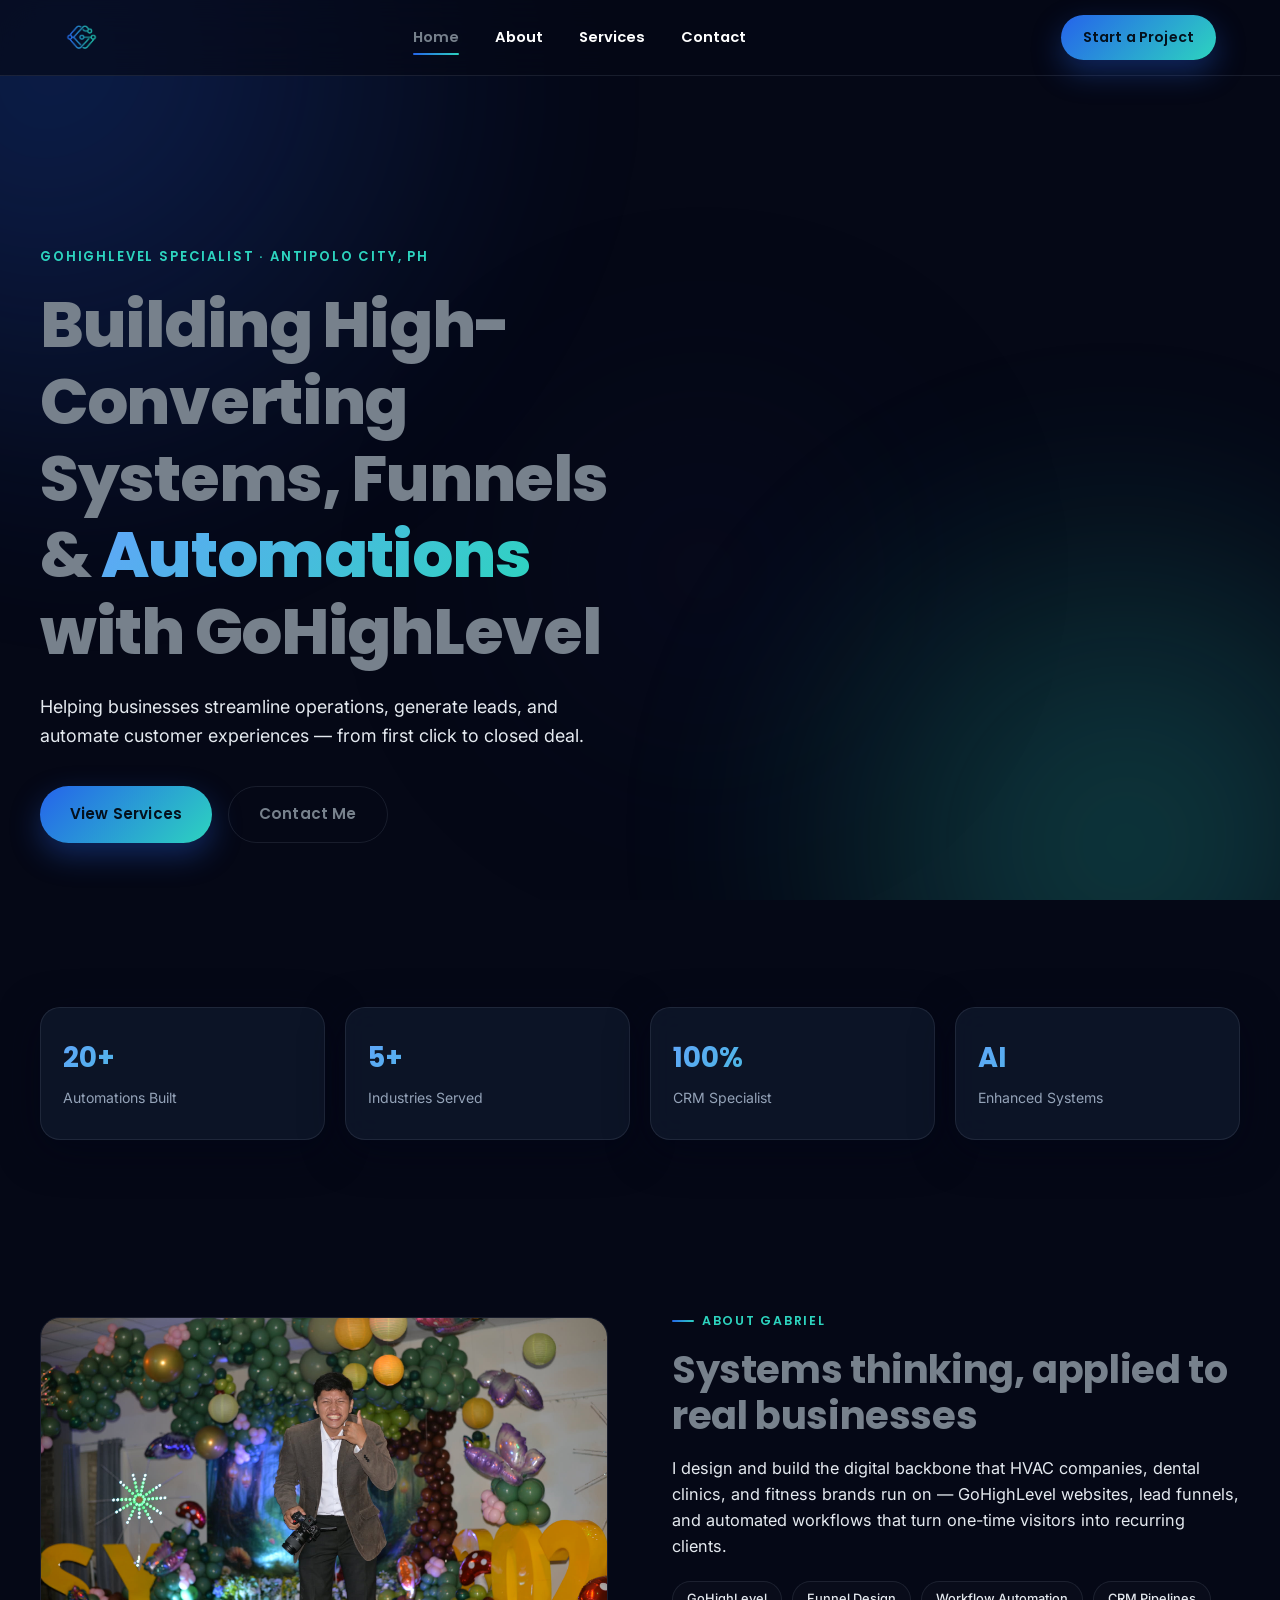
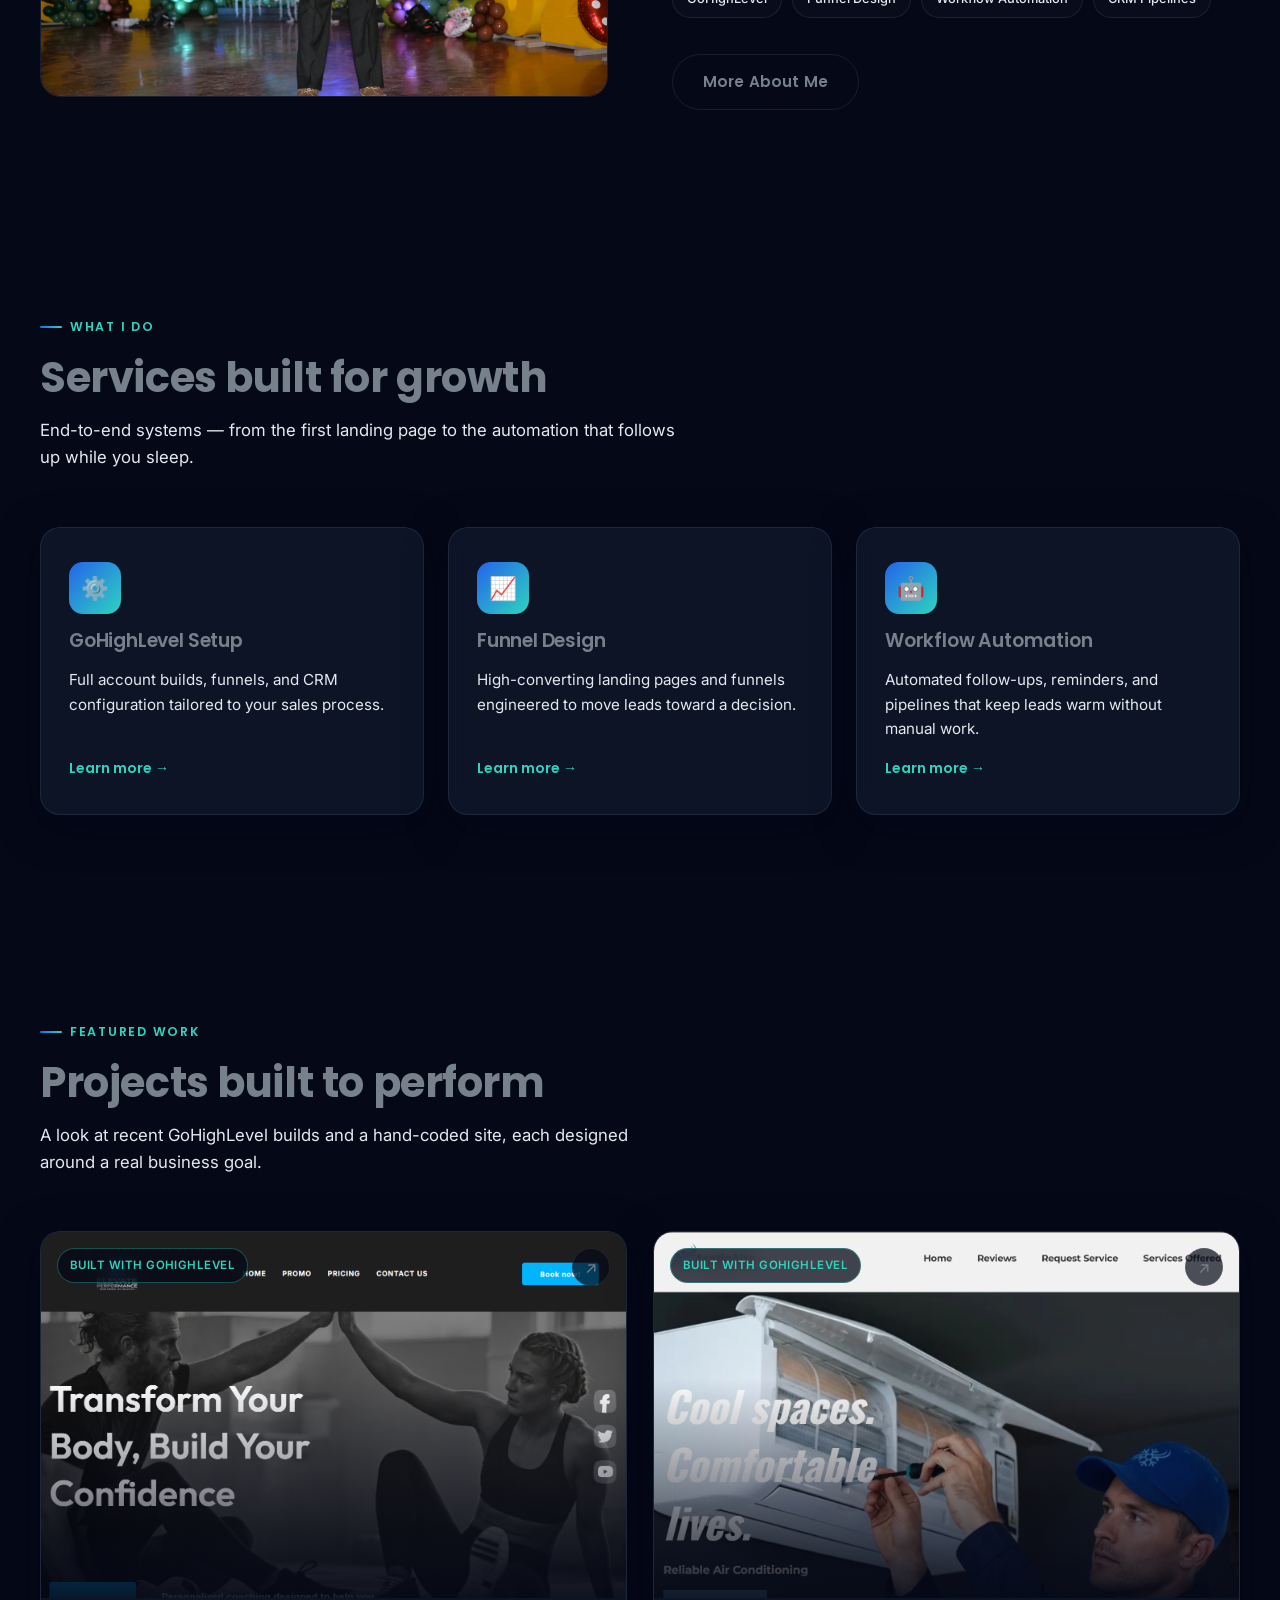
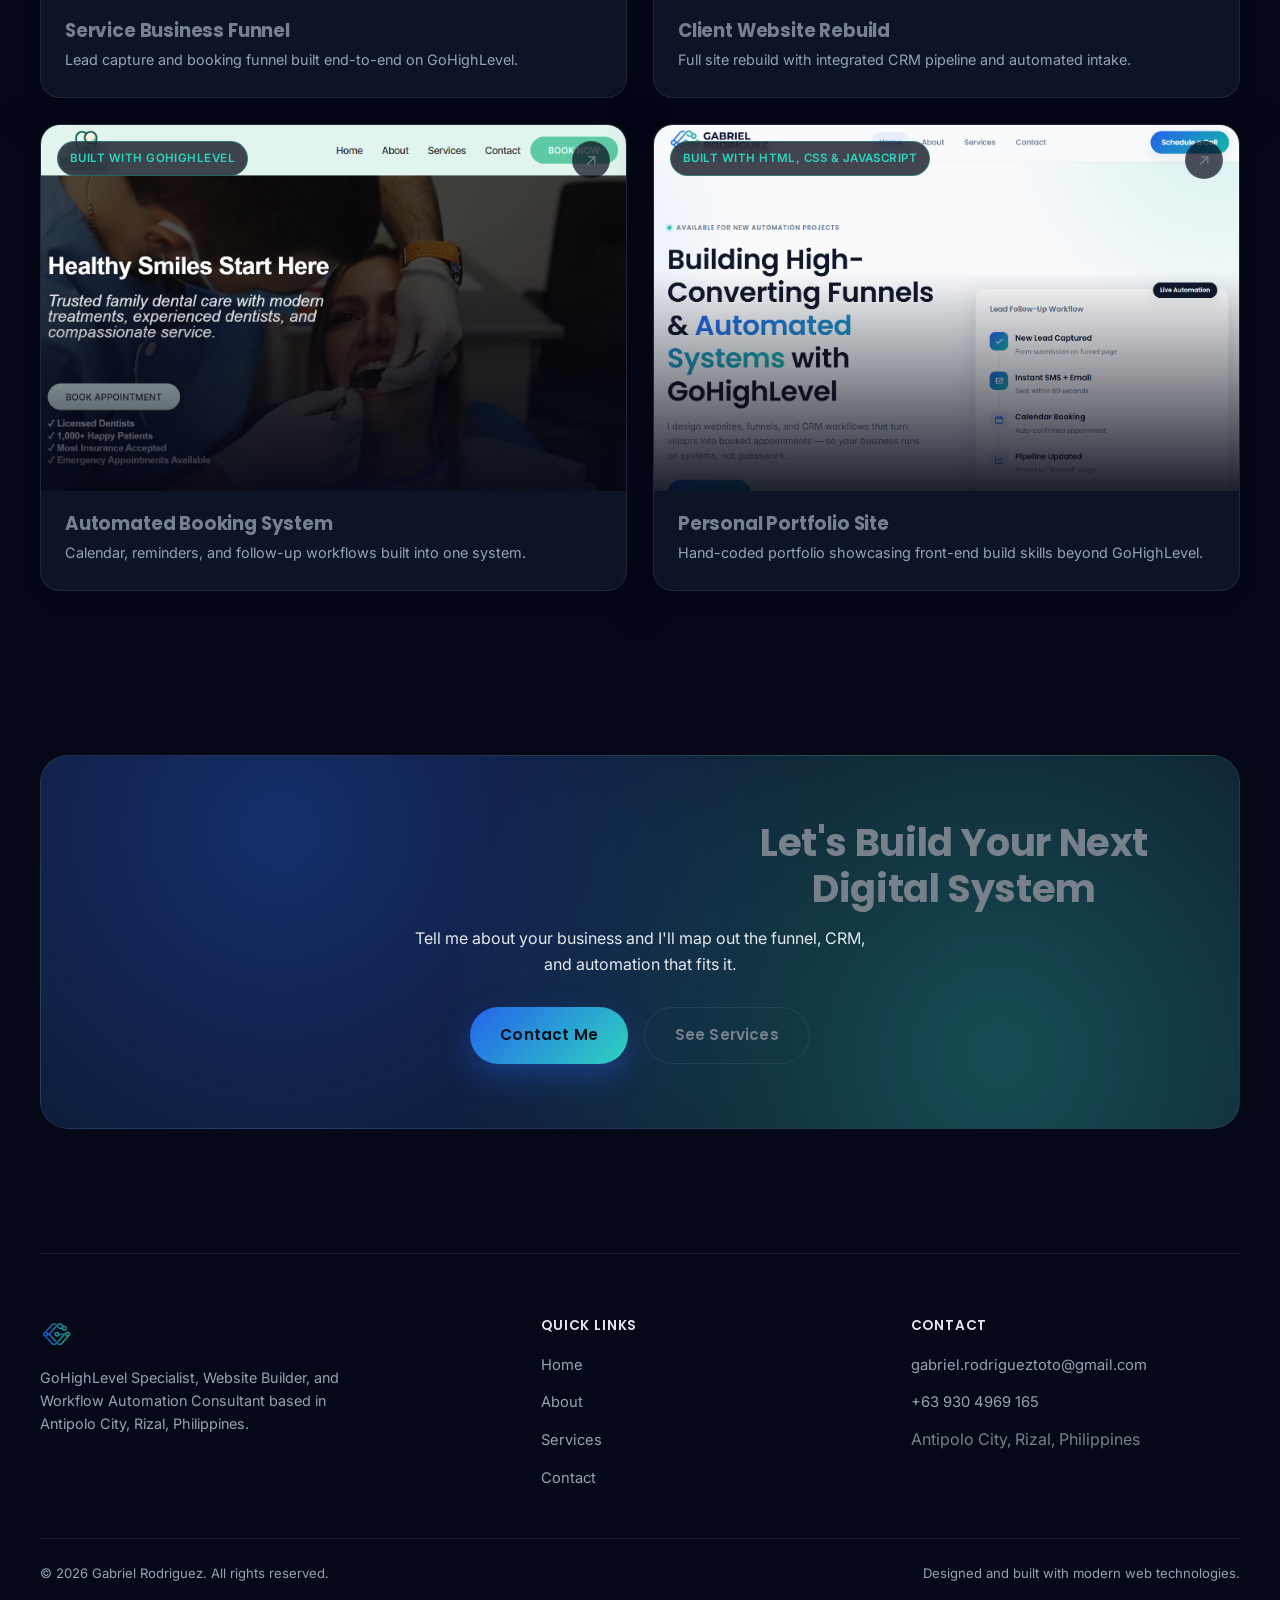
<file: index.html>
<!DOCTYPE html>
<html lang="en">
<head>
<meta charset="UTF-8">
<meta name="viewport" content="width=device-width, initial-scale=1.0">
<title>Gabriel Rodriguez | GoHighLevel Specialist & Automation Consultant</title>
<meta name="description" content="Gabriel Rodriguez builds high-converting GoHighLevel websites, funnels, and workflow automations for HVAC, dental, and fitness businesses.">
<link rel="icon" type="image/png" href="images/favicon.png">
<link rel="icon" type="image/png" href="./files (2)/logo.png">
<link rel="stylesheet" href="style.css">
</head>
<body>

<div class="aurora"><span></span></div>

<!-- ============ NAVIGATION ============ -->
<header class="navbar">
    <div class="nav-inner">
        <a href="index.html" class="brand">
            <img src="./files (2)/logo.png" height="100" alt="Gabriel Rodriguez logo">
        </a>
        <nav class="nav-links">
            <a href="index.html">Home</a>
            <a href="about.html">About</a>
            <a href="services.html">Services</a>
            <a href="contact.html">Contact</a>
        </nav>
        <div class="nav-cta">
            <a href="contact.html" class="btn btn-primary">Start a Project</a>
        </div>
        <button class="hamburger" aria-label="Toggle navigation" aria-expanded="false">
            <span></span><span></span><span></span>
        </button>
    </div>
    <div class="mobile-panel">
        <a href="index.html">Home</a>
        <a href="about.html">About</a>
        <a href="services.html">Services</a>
        <a href="contact.html">Contact</a>
        <a href="contact.html" class="btn btn-primary btn-block">Start a Project</a>
    </div>
</header>

<main>

<!-- ============ HERO ============ -->
<section class="hero container">
    <div class="reveal">
        <span class="hero-kicker">GoHighLevel Specialist · Antipolo City, PH</span>
        <h1>Building High-Converting Systems, Funnels &amp; <span class="text-gradient">Automations</span> with GoHighLevel</h1>
        <p class="lead">Helping businesses streamline operations, generate leads, and automate customer experiences — from first click to closed deal.</p>
        <div class="hero-actions">
            <a href="services.html" class="btn btn-primary">View Services</a>
            <a href="contact.html" class="btn btn-outline">Contact Me</a>
        </div>
    </div>
</section>

<!-- ============ METRICS ============ -->
<section class="section-tight container">
    <div class="metrics reveal">
        <div class="metric card">
            <span class="num">20+</span>
            <span class="label">Automations Built</span>
        </div>
        <div class="metric card">
            <span class="num">5+</span>
            <span class="label">Industries Served</span>
        </div>
        <div class="metric card">
            <span class="num">100%</span>
            <span class="label">CRM Specialist</span>
        </div>
        <div class="metric card">
            <span class="num">AI</span>
            <span class="label">Enhanced Systems</span>
        </div>
    </div>
</section>

<!-- ============ ABOUT PREVIEW ============ -->
<section class="section container">
    <div class="split">
        <div class="reveal">
            <img src="./files (2)/Profile.jpg" alt="Gabriel Rodriguez, GoHighLevel Specialist">
        </div>
        <div class="reveal">
            <span class="eyebrow">About Gabriel</span>
            <h2 style="font-size:clamp(1.8rem,3.4vw,2.4rem); font-weight:700; margin-bottom:16px;">Systems thinking, applied to real businesses</h2>
            <p style="color:var(--text-secondary); font-size:1.02rem;">I design and build the digital backbone that HVAC companies, dental clinics, and fitness brands run on — GoHighLevel websites, lead funnels, and automated workflows that turn one-time visitors into recurring clients.</p>
            <div class="tag-row">
                <span class="tag">GoHighLevel</span>
                <span class="tag">Funnel Design</span>
                <span class="tag">Workflow Automation</span>
                <span class="tag">CRM Pipelines</span>
            </div>
            <div class="hero-actions">
                <a href="about.html" class="btn btn-outline">More About Me</a>
            </div>
        </div>
    </div>
</section>

<!-- ============ SERVICES PREVIEW ============ -->
<section class="section container">
    <div class="section-head reveal">
        <span class="eyebrow">What I Do</span>
        <h2>Services built for growth</h2>
        <p>End-to-end systems — from the first landing page to the automation that follows up while you sleep.</p>
    </div>
    <div class="services-grid">
        <div class="service-card card reveal">
            <div class="service-icon">⚙️</div>
            <h3>GoHighLevel Setup</h3>
            <p>Full account builds, funnels, and CRM configuration tailored to your sales process.</p>
            <a href="services.html" class="service-link">Learn more →</a>
        </div>
        <div class="service-card card reveal">
            <div class="service-icon">📈</div>
            <h3>Funnel Design</h3>
            <p>High-converting landing pages and funnels engineered to move leads toward a decision.</p>
            <a href="services.html" class="service-link">Learn more →</a>
        </div>
        <div class="service-card card reveal">
            <div class="service-icon">🤖</div>
            <h3>Workflow Automation</h3>
            <p>Automated follow-ups, reminders, and pipelines that keep leads warm without manual work.</p>
            <a href="services.html" class="service-link">Learn more →</a>
        </div>
    </div>
</section>

<!-- ============ FEATURED PROJECTS ============ -->
<section class="section container">
    <div class="section-head reveal">
        <span class="eyebrow">Featured Work</span>
        <h2>Projects built to perform</h2>
        <p>A look at recent GoHighLevel builds and a hand-coded site, each designed around a real business goal.</p>
    </div>
    <div class="projects-grid">
        <a href="https://sites.leadconnectorhq.com/preview/5AzZ7nKSPWqKzo7EuvQD" target="_blank" rel="noopener" class="project-card card reveal">
            <div class="project-media">
                <span class="project-badge">Built with GoHighLevel</span>
                <img src="./files (2)/Elevate Performance.png" alt="GoHighLevel project one preview">
            </div>
            <div class="project-arrow">↗</div>
            <div class="project-body">
                <h3>Service Business Funnel</h3>
                <p>Lead capture and booking funnel built end-to-end on GoHighLevel.</p>
            </div>
        </a>
        <a href="https://sites.leadconnectorhq.com/preview/mBPjC92VKgItWE0hTTyR?notrack=true" target="_blank" rel="noopener" class="project-card card reveal">
            <div class="project-media">
                <span class="project-badge">Built with GoHighLevel</span>
                <img src="./files (2)/Artic Aire.png" alt="GoHighLevel project two preview">
            </div>
            <div class="project-arrow">↗</div>
            <div class="project-body">
                <h3>Client Website Rebuild</h3>
                <p>Full site rebuild with integrated CRM pipeline and automated intake.</p>
            </div>
        </a>
        <a href="https://sites.leadconnectorhq.com/preview/RqCALsbIWZAUY1DTPqYV" target="_blank" rel="noopener" class="project-card card reveal">
            <div class="project-media">
                <span class="project-badge">Built with GoHighLevel</span>
                <img src="./files (2)/PearlCare.png" alt="GoHighLevel project three preview">
            </div>
            <div class="project-arrow">↗</div>
            <div class="project-body">
                <h3>Automated Booking System</h3>
                <p>Calendar, reminders, and follow-up workflows built into one system.</p>
            </div>
        </a>
        <a href="https://gabrielrodriguez-10.github.io/portfolio/index.html" target="_blank" rel="noopener" class="project-card card reveal">
            <div class="project-media">
                <span class="project-badge">Built with HTML, CSS &amp; JavaScript</span>
                <img src="./files (2)/Portfolio website.png" alt="Hand-coded portfolio project preview">
            </div>
            <div class="project-arrow">↗</div>
            <div class="project-body">
                <h3>Personal Portfolio Site</h3>
                <p>Hand-coded portfolio showcasing front-end build skills beyond GoHighLevel.</p>
            </div>
        </a>
    </div>
</section>

<!-- ============ CTA ============ -->
<section class="container section-tight">
    <div class="cta-band reveal">
        <h2>Let's Build Your Next Digital System</h2>
        <p>Tell me about your business and I'll map out the funnel, CRM, and automation that fits it.</p>
        <div class="hero-actions">
            <a href="contact.html" class="btn btn-primary">Contact Me</a>
            <a href="services.html" class="btn btn-outline">See Services</a>
        </div>
    </div>
</section>

</main>

<!-- ============ FOOTER ============ -->
<footer class="footer container">
    <div class="footer-grid">
        <div class="footer-brand">
            <img src="./files (2)/logo.png" alt="Gabriel Rodriguez logo">
            <p>GoHighLevel Specialist, Website Builder, and Workflow Automation Consultant based in Antipolo City, Rizal, Philippines.</p>
        </div>
        <div class="footer-col">
            <h4>Quick Links</h4>
            <ul>
                <li><a href="index.html">Home</a></li>
                <li><a href="about.html">About</a></li>
                <li><a href="services.html">Services</a></li>
                <li><a href="contact.html">Contact</a></li>
            </ul>
        </div>
        <div class="footer-col">
            <h4>Contact</h4>
            <ul>
                <li><a href="mailto:gabriel.rodrigueztoto@gmail.com">gabriel.rodrigueztoto@gmail.com</a></li>
                <li><a href="tel:+639304969165">+63 930 4969 165</a></li>
                <li>Antipolo City, Rizal, Philippines</li>
            </ul>
        </div>
    </div>
    <div class="footer-bottom">
        <span>© <span class="year">2026</span> Gabriel Rodriguez. All rights reserved.</span>
        <span>Designed and built with modern web technologies.</span>
    </div>
</footer>

<script src="script.js"></script>
</body>
</html>
</file>
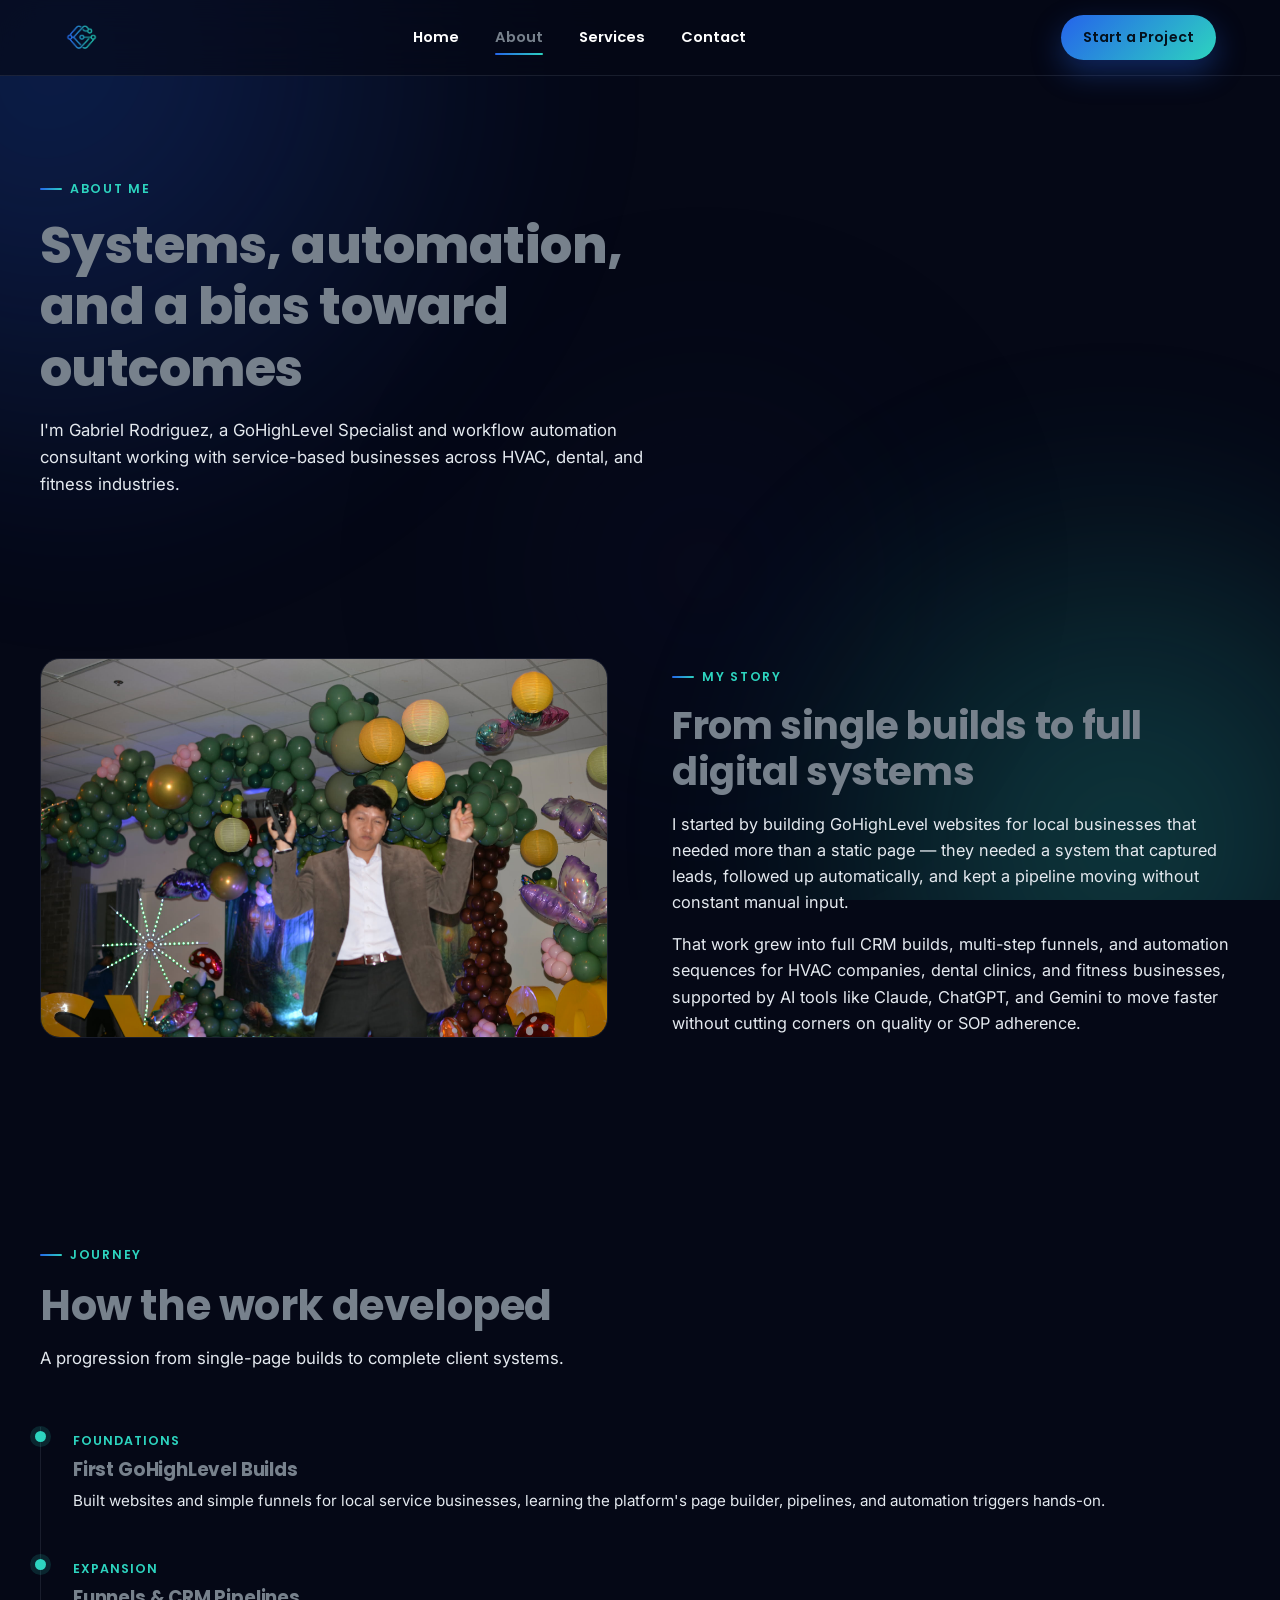
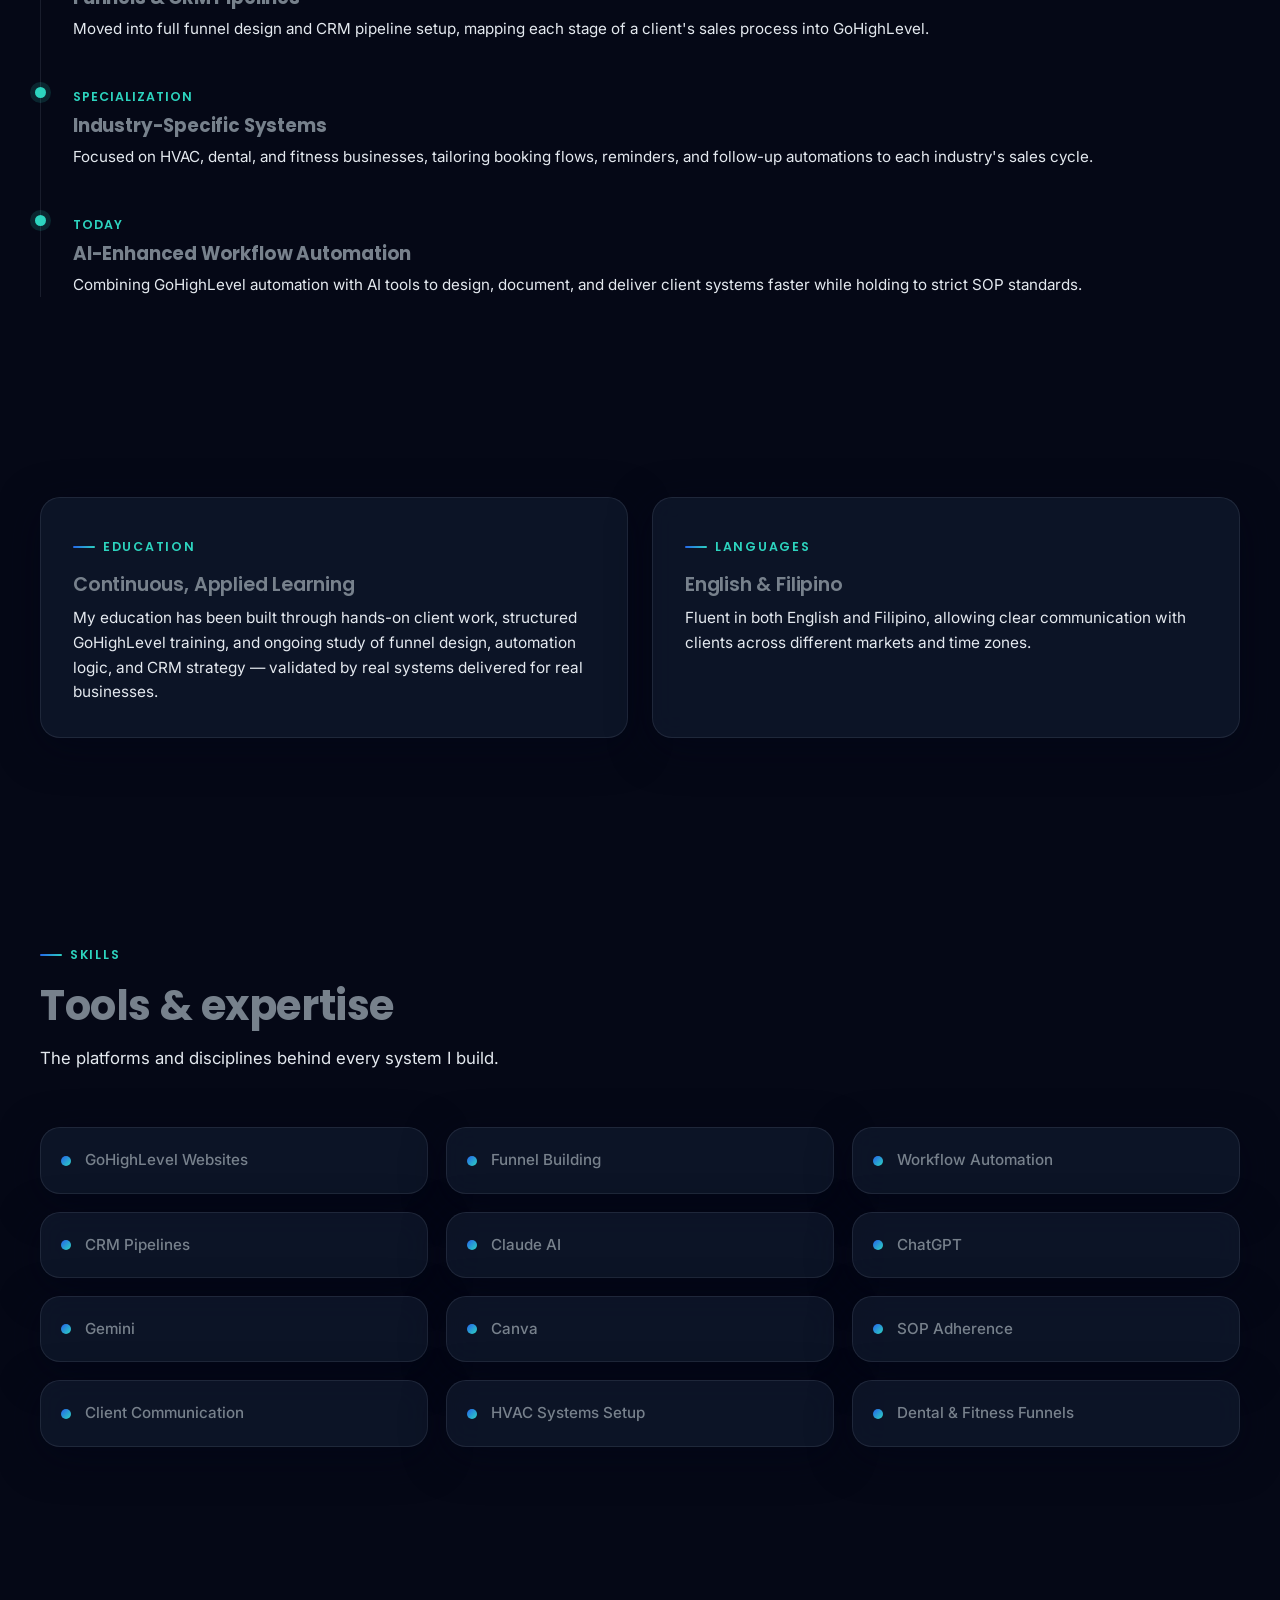
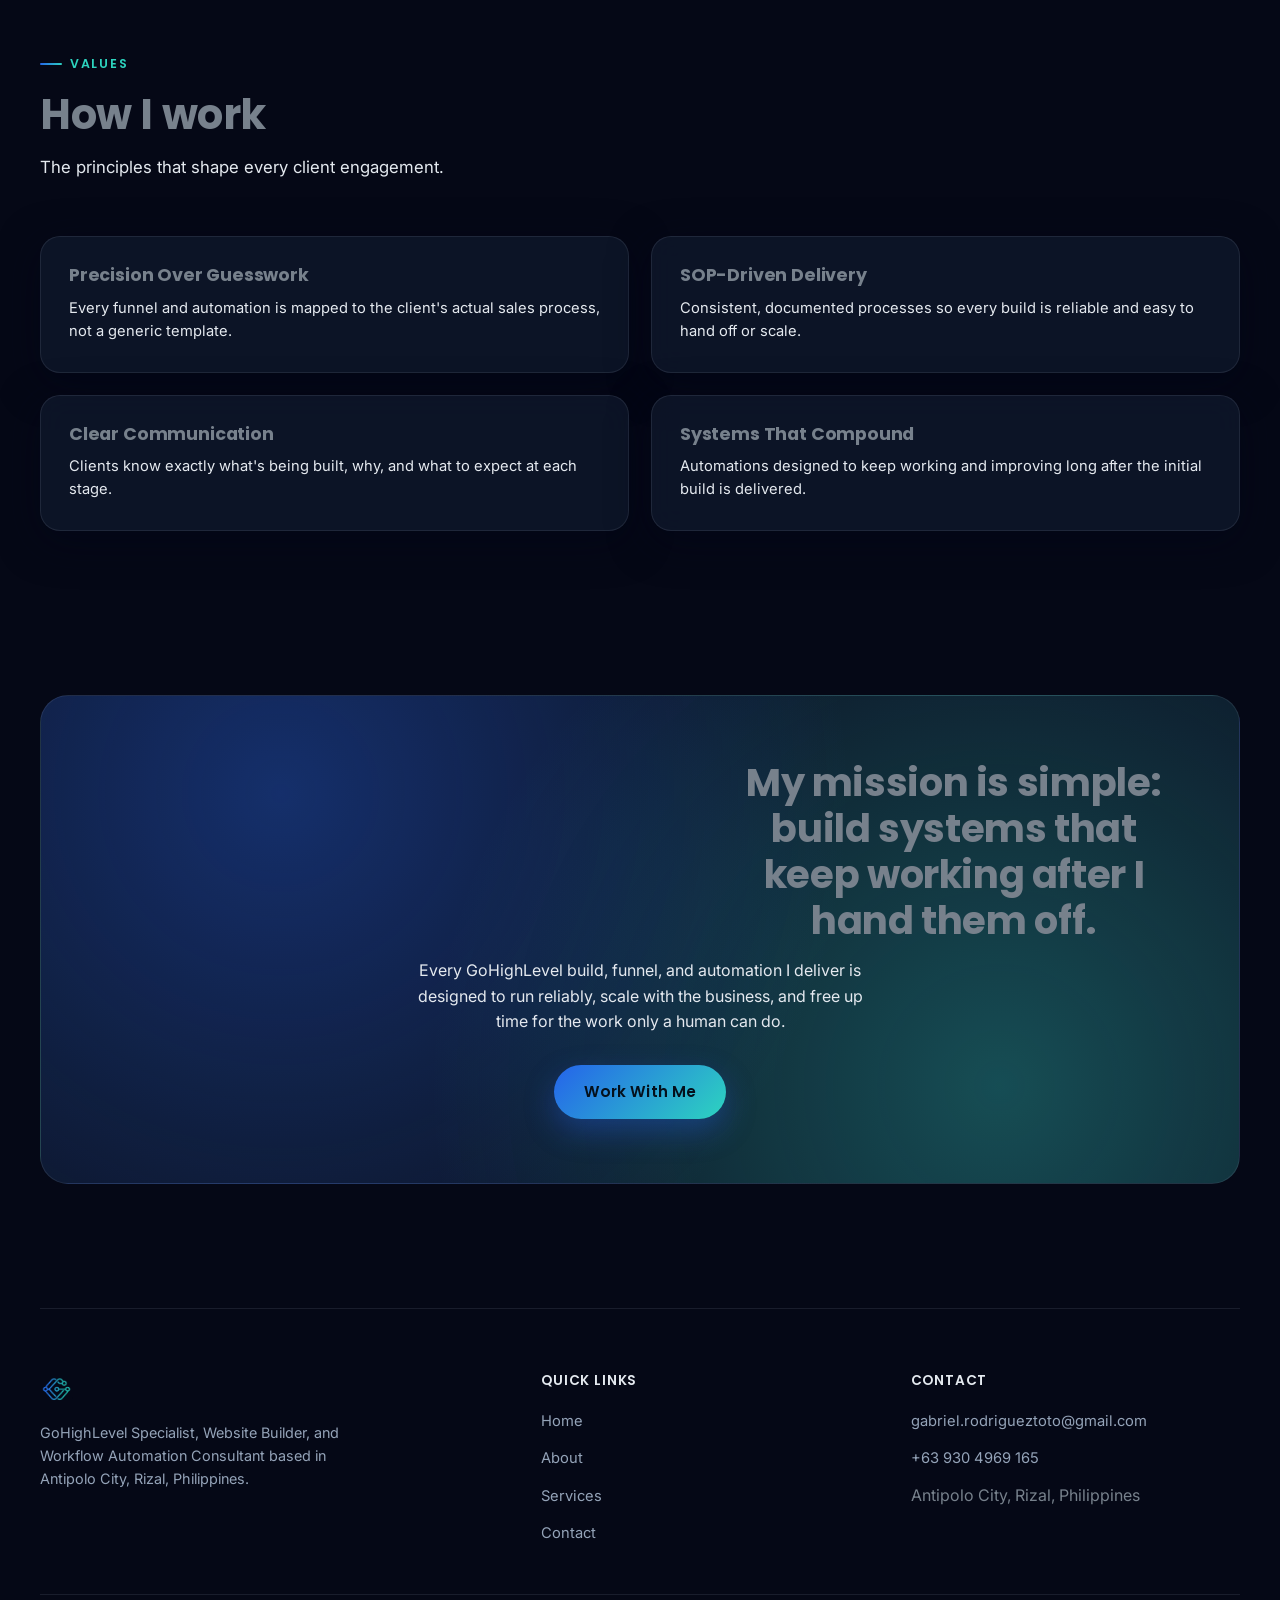
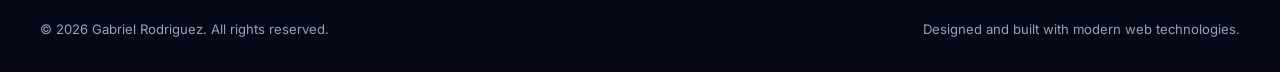
<file: about.html>
<!DOCTYPE html>
<html lang="en">
<head>
<meta charset="UTF-8">
<meta name="viewport" content="width=device-width, initial-scale=1.0">
<title>About | Gabriel Rodriguez — GoHighLevel Specialist</title>
<meta name="description" content="Learn about Gabriel Rodriguez's background, skills, and mission as a GoHighLevel specialist and workflow automation consultant.">
<link rel="icon" type="image/png" href="images/favicon.png">
<link rel="icon" type="image/png" href="./files (2)/logo.png">
<link rel="stylesheet" href="style.css">
</head>
<body>

<div class="aurora"><span></span></div>

<!-- ============ NAVIGATION ============ -->
<header class="navbar">
    <div class="nav-inner">
        <a href="index.html" class="brand">
            <img src="./files (2)/logo.png" height="100" alt="Gabriel Rodriguez logo">
        </a>
        <nav class="nav-links">
            <a href="index.html">Home</a>
            <a href="about.html">About</a>
            <a href="services.html">Services</a>
            <a href="contact.html">Contact</a>
        </nav>
        <div class="nav-cta">
            <a href="contact.html" class="btn btn-primary">Start a Project</a>
        </div>
        <button class="hamburger" aria-label="Toggle navigation" aria-expanded="false">
            <span></span><span></span><span></span>
        </button>
    </div>
    <div class="mobile-panel">
        <a href="index.html">Home</a>
        <a href="about.html">About</a>
        <a href="services.html">Services</a>
        <a href="contact.html">Contact</a>
        <a href="contact.html" class="btn btn-primary btn-block">Start a Project</a>
    </div>
</header>

<main>

<!-- ============ HERO ============ -->
<section class="page-hero container">
    <div class="reveal">
        <span class="eyebrow">About Me</span>
        <h1>Systems, automation, and a bias toward outcomes</h1>
        <p class="lead">I'm Gabriel Rodriguez, a GoHighLevel Specialist and workflow automation consultant working with service-based businesses across HVAC, dental, and fitness industries.</p>
    </div>
</section>

<!-- ============ STORY ============ -->
<section class="section container">
    <div class="split">
        <div class="reveal">
            <img src="./files (2)/3rd choice.jpg" alt="Gabriel Rodriguez portrait">
        </div>
        <div class="reveal">
            <span class="eyebrow">My Story</span>
            <h2 style="font-size:clamp(1.8rem,3.4vw,2.4rem); font-weight:700; margin-bottom:16px;">From single builds to full digital systems</h2>
            <p style="color:var(--text-secondary); font-size:1.02rem; margin-bottom:16px;">I started by building GoHighLevel websites for local businesses that needed more than a static page — they needed a system that captured leads, followed up automatically, and kept a pipeline moving without constant manual input.</p>
            <p style="color:var(--text-secondary); font-size:1.02rem;">That work grew into full CRM builds, multi-step funnels, and automation sequences for HVAC companies, dental clinics, and fitness businesses, supported by AI tools like Claude, ChatGPT, and Gemini to move faster without cutting corners on quality or SOP adherence.</p>
        </div>
    </div>
</section>

<!-- ============ TIMELINE ============ -->
<section class="section container">
    <div class="section-head reveal">
        <span class="eyebrow">Journey</span>
        <h2>How the work developed</h2>
        <p>A progression from single-page builds to complete client systems.</p>
    </div>
    <div class="timeline reveal">
        <div class="timeline-item">
            <span class="t-date">Foundations</span>
            <h3>First GoHighLevel Builds</h3>
            <p>Built websites and simple funnels for local service businesses, learning the platform's page builder, pipelines, and automation triggers hands-on.</p>
        </div>
        <div class="timeline-item">
            <span class="t-date">Expansion</span>
            <h3>Funnels &amp; CRM Pipelines</h3>
            <p>Moved into full funnel design and CRM pipeline setup, mapping each stage of a client's sales process into GoHighLevel.</p>
        </div>
        <div class="timeline-item">
            <span class="t-date">Specialization</span>
            <h3>Industry-Specific Systems</h3>
            <p>Focused on HVAC, dental, and fitness businesses, tailoring booking flows, reminders, and follow-up automations to each industry's sales cycle.</p>
        </div>
        <div class="timeline-item">
            <span class="t-date">Today</span>
            <h3>AI-Enhanced Workflow Automation</h3>
            <p>Combining GoHighLevel automation with AI tools to design, document, and deliver client systems faster while holding to strict SOP standards.</p>
        </div>
    </div>
</section>

<!-- ============ EDUCATION + LANGUAGES ============ -->
<section class="section container">
    <div class="grid-2">
        <div class="card reveal" style="padding:32px;">
            <span class="eyebrow">Education</span>
            <h3 style="font-size:1.2rem; font-weight:600; margin-bottom:10px;">Continuous, Applied Learning</h3>
            <p style="color:var(--text-secondary); font-size:.96rem;">My education has been built through hands-on client work, structured GoHighLevel training, and ongoing study of funnel design, automation logic, and CRM strategy — validated by real systems delivered for real businesses.</p>
        </div>
        <div class="card reveal" style="padding:32px;">
            <span class="eyebrow">Languages</span>
            <h3 style="font-size:1.2rem; font-weight:600; margin-bottom:10px;">English &amp; Filipino</h3>
            <p style="color:var(--text-secondary); font-size:.96rem;">Fluent in both English and Filipino, allowing clear communication with clients across different markets and time zones.</p>
        </div>
    </div>
</section>

<!-- ============ SKILLS ============ -->
<section class="section container">
    <div class="section-head reveal">
        <span class="eyebrow">Skills</span>
        <h2>Tools &amp; expertise</h2>
        <p>The platforms and disciplines behind every system I build.</p>
    </div>
    <div class="skills-grid reveal">
        <div class="skill-pill card"><span class="dot"></span><span>GoHighLevel Websites</span></div>
        <div class="skill-pill card"><span class="dot"></span><span>Funnel Building</span></div>
        <div class="skill-pill card"><span class="dot"></span><span>Workflow Automation</span></div>
        <div class="skill-pill card"><span class="dot"></span><span>CRM Pipelines</span></div>
        <div class="skill-pill card"><span class="dot"></span><span>Claude AI</span></div>
        <div class="skill-pill card"><span class="dot"></span><span>ChatGPT</span></div>
        <div class="skill-pill card"><span class="dot"></span><span>Gemini</span></div>
        <div class="skill-pill card"><span class="dot"></span><span>Canva</span></div>
        <div class="skill-pill card"><span class="dot"></span><span>SOP Adherence</span></div>
        <div class="skill-pill card"><span class="dot"></span><span>Client Communication</span></div>
        <div class="skill-pill card"><span class="dot"></span><span>HVAC Systems Setup</span></div>
        <div class="skill-pill card"><span class="dot"></span><span>Dental &amp; Fitness Funnels</span></div>
    </div>
</section>

<!-- ============ VALUES ============ -->
<section class="section container">
    <div class="section-head reveal">
        <span class="eyebrow">Values</span>
        <h2>How I work</h2>
        <p>The principles that shape every client engagement.</p>
    </div>
    <div class="values-grid reveal">
        <div class="value-card card">
            <h3>Precision Over Guesswork</h3>
            <p>Every funnel and automation is mapped to the client's actual sales process, not a generic template.</p>
        </div>
        <div class="value-card card">
            <h3>SOP-Driven Delivery</h3>
            <p>Consistent, documented processes so every build is reliable and easy to hand off or scale.</p>
        </div>
        <div class="value-card card">
            <h3>Clear Communication</h3>
            <p>Clients know exactly what's being built, why, and what to expect at each stage.</p>
        </div>
        <div class="value-card card">
            <h3>Systems That Compound</h3>
            <p>Automations designed to keep working and improving long after the initial build is delivered.</p>
        </div>
    </div>
</section>

<!-- ============ MISSION ============ -->
<section class="container section-tight">
    <div class="cta-band reveal">
        <h2>My mission is simple: build systems that keep working after I hand them off.</h2>
        <p>Every GoHighLevel build, funnel, and automation I deliver is designed to run reliably, scale with the business, and free up time for the work only a human can do.</p>
        <div class="hero-actions">
            <a href="contact.html" class="btn btn-primary">Work With Me</a>
        </div>
    </div>
</section>

</main>

<!-- ============ FOOTER ============ -->
<footer class="footer container">
    <div class="footer-grid">
        <div class="footer-brand">
            <img src="./files (2)/logo.png" alt="Gabriel Rodriguez logo">
            <p>GoHighLevel Specialist, Website Builder, and Workflow Automation Consultant based in Antipolo City, Rizal, Philippines.</p>
        </div>
        <div class="footer-col">
            <h4>Quick Links</h4>
            <ul>
                <li><a href="index.html">Home</a></li>
                <li><a href="about.html">About</a></li>
                <li><a href="services.html">Services</a></li>
                <li><a href="contact.html">Contact</a></li>
            </ul>
        </div>
        <div class="footer-col">
            <h4>Contact</h4>
            <ul>
                <li><a href="mailto:gabriel.rodrigueztoto@gmail.com">gabriel.rodrigueztoto@gmail.com</a></li>
                <li><a href="tel:+639304969165">+63 930 4969 165</a></li>
                <li>Antipolo City, Rizal, Philippines</li>
            </ul>
        </div>
    </div>
    <div class="footer-bottom">
        <span>© <span class="year">2026</span> Gabriel Rodriguez. All rights reserved.</span>
        <span>Designed and built with modern web technologies.</span>
    </div>
</footer>

<script src="script.js"></script>
</body>
</html>
</file>
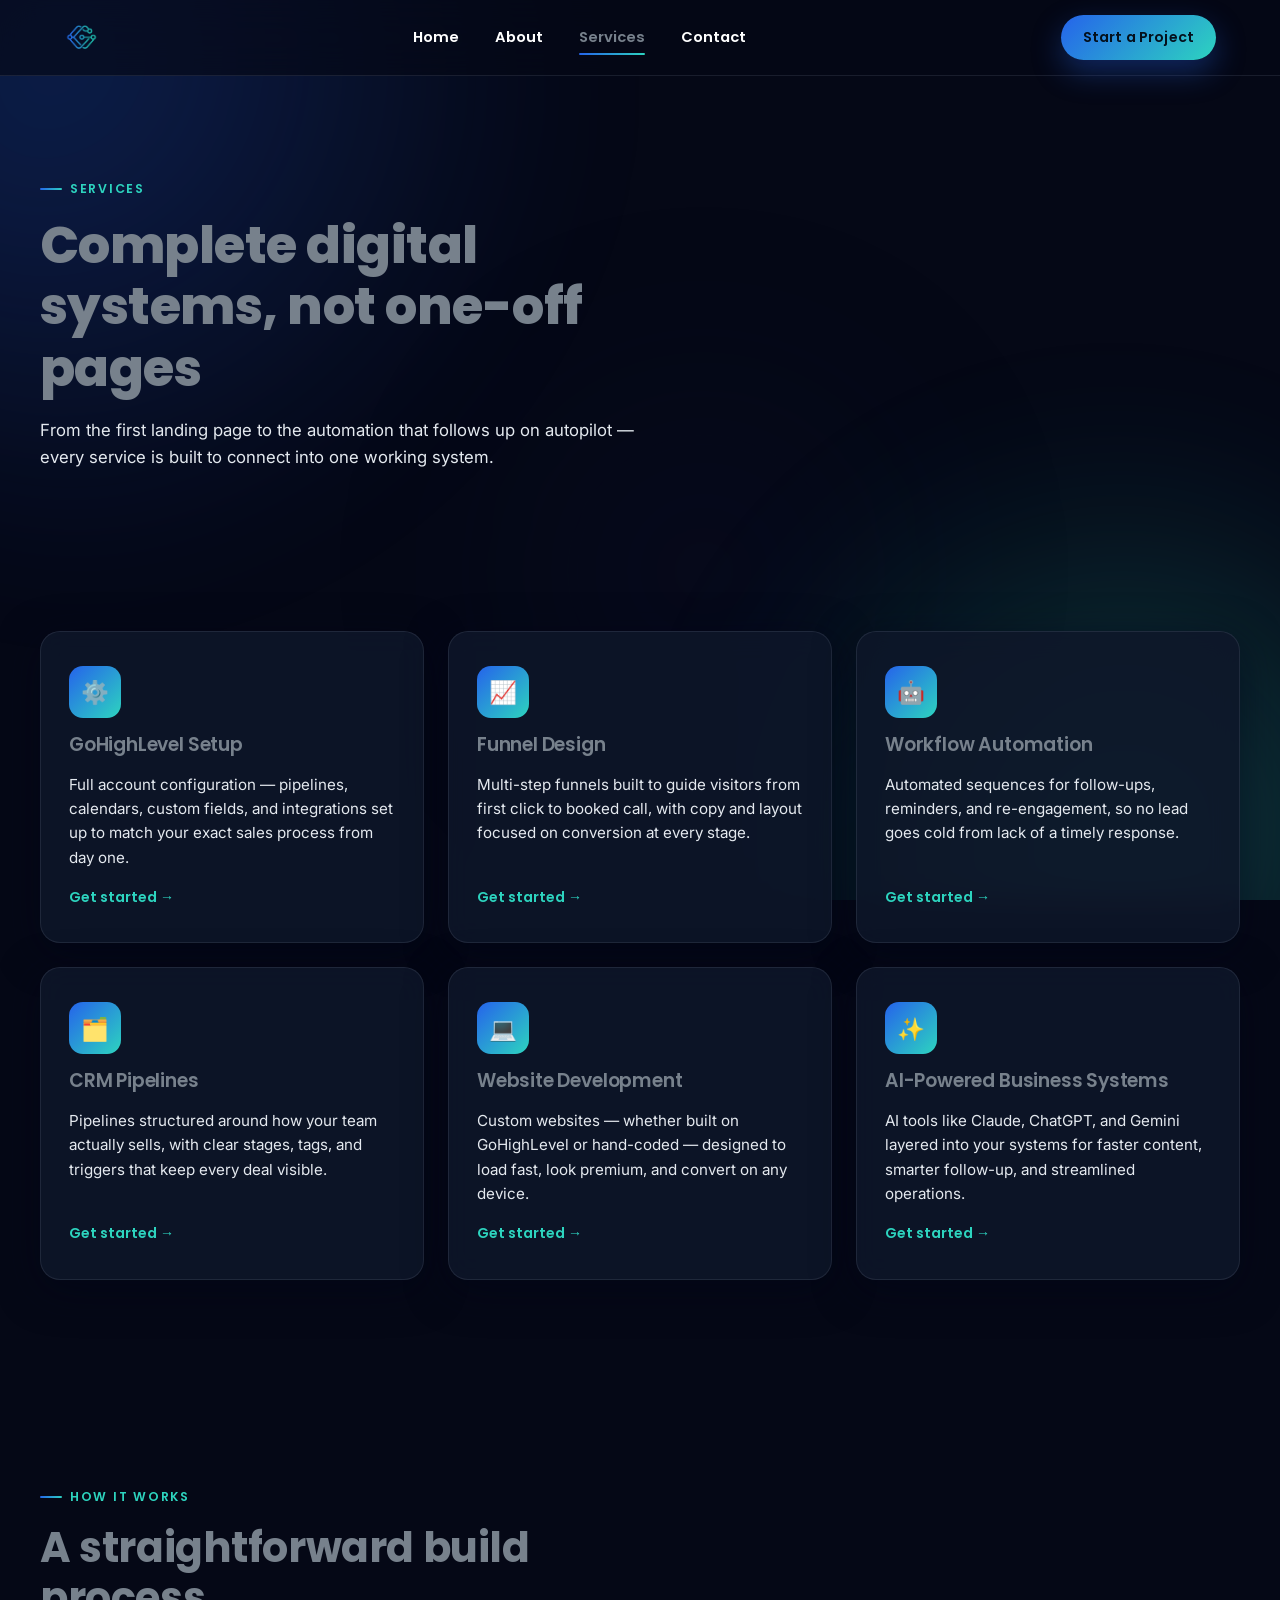
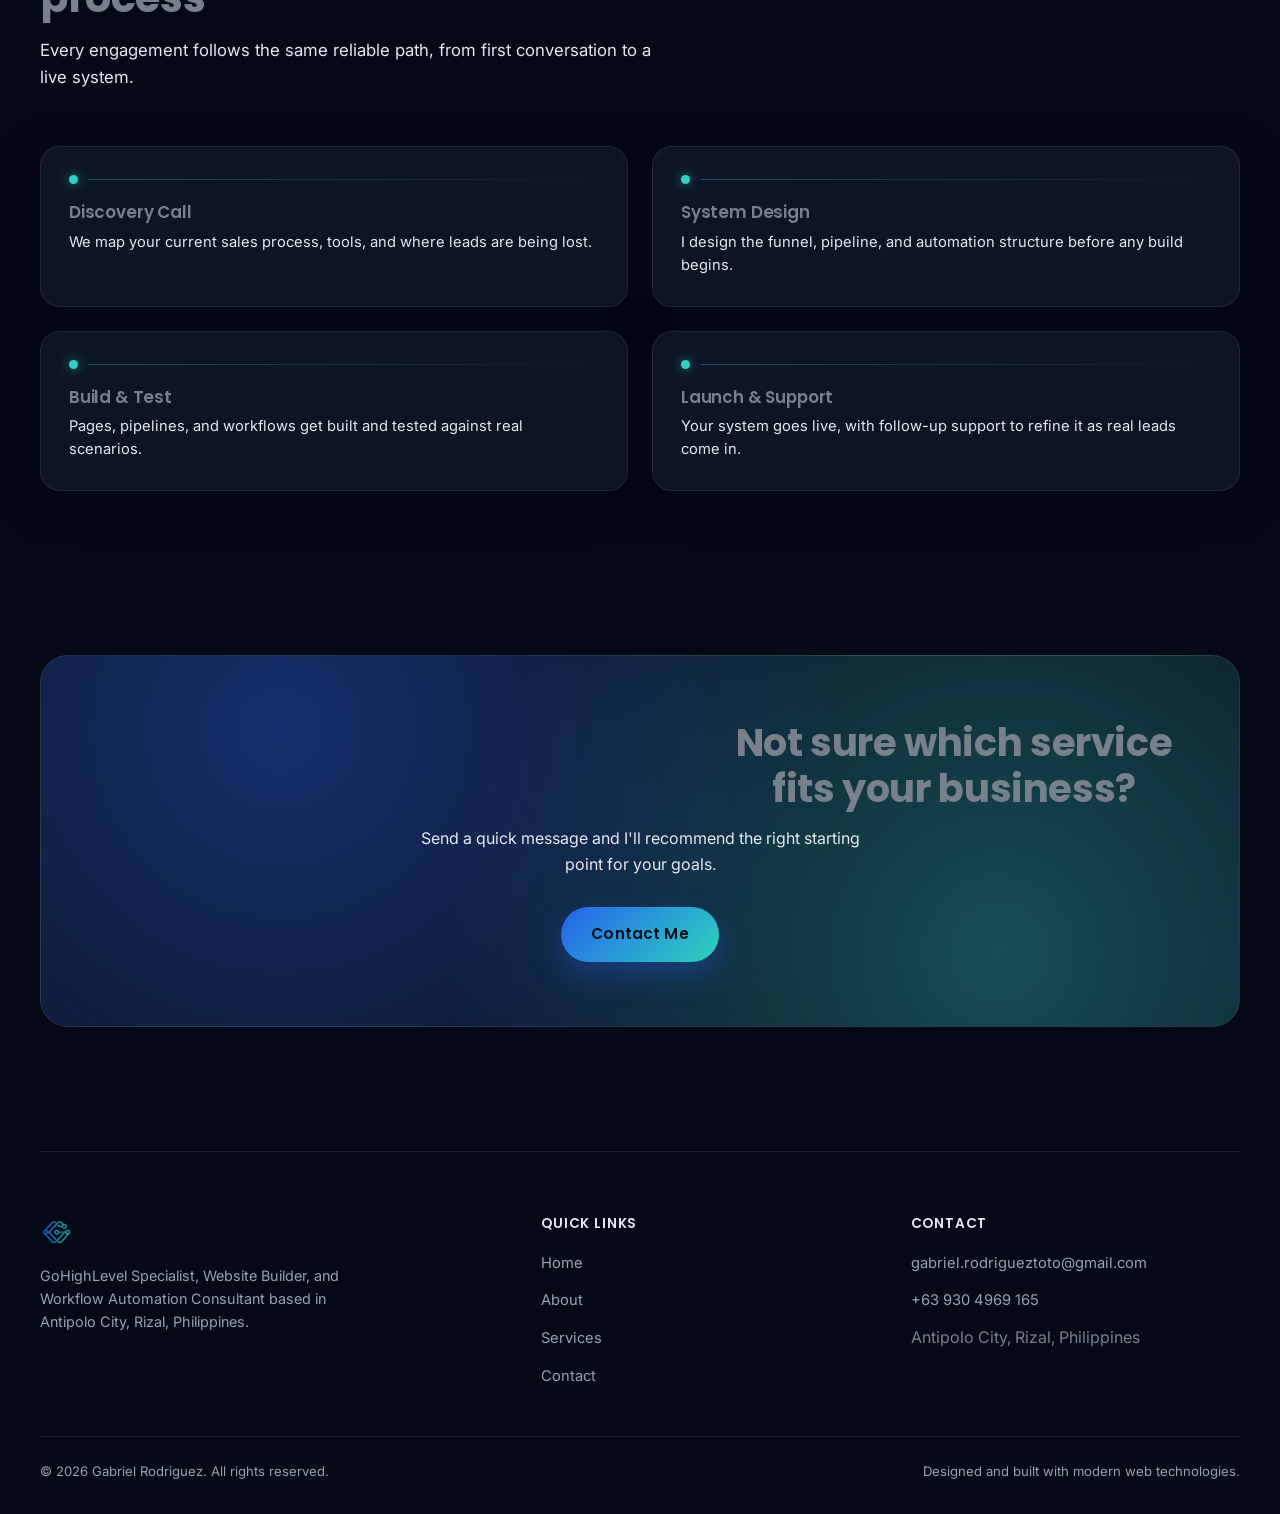
<file: services.html>
<!DOCTYPE html>
<html lang="en">
<head>
<meta charset="UTF-8">
<meta name="viewport" content="width=device-width, initial-scale=1.0">
<title>Services | Gabriel Rodriguez — GoHighLevel Specialist</title>
<meta name="description" content="GoHighLevel setup, funnel design, workflow automation, CRM pipelines, website development, and AI-powered business systems.">
<link rel="icon" type="image/png" href="images/favicon.png">
<link rel="icon" type="image/png" href="./files (2)/logo.png">
<link rel="stylesheet" href="style.css">
</head>
<body>

<div class="aurora"><span></span></div>

<!-- ============ NAVIGATION ============ -->
<header class="navbar">
    <div class="nav-inner">
        <a href="index.html" class="brand">
            <img src="./files (2)/logo.png" height="100" alt="Gabriel Rodriguez logo">
        </a>
        <nav class="nav-links">
            <a href="index.html">Home</a>
            <a href="about.html">About</a>
            <a href="services.html">Services</a>
            <a href="contact.html">Contact</a>
        </nav>
        <div class="nav-cta">
            <a href="contact.html" class="btn btn-primary">Start a Project</a>
        </div>
        <button class="hamburger" aria-label="Toggle navigation" aria-expanded="false">
            <span></span><span></span><span></span>
        </button>
    </div>
    <div class="mobile-panel">
        <a href="index.html">Home</a>
        <a href="about.html">About</a>
        <a href="services.html">Services</a>
        <a href="contact.html">Contact</a>
        <a href="contact.html" class="btn btn-primary btn-block">Start a Project</a>
    </div>
</header>

<main>

<!-- ============ HERO ============ -->
<section class="page-hero container">
    <div class="reveal">
        <span class="eyebrow">Services</span>
        <h1>Complete digital systems, not one-off pages</h1>
        <p class="lead">From the first landing page to the automation that follows up on autopilot — every service is built to connect into one working system.</p>
    </div>
</section>

<!-- ============ SERVICES GRID ============ -->
<section class="section container">
    <div class="services-grid">

        <div class="service-card card reveal">
            <div class="service-icon">⚙️</div>
            <h3>GoHighLevel Setup</h3>
            <p>Full account configuration — pipelines, calendars, custom fields, and integrations set up to match your exact sales process from day one.</p>
            <a href="contact.html" class="service-link">Get started →</a>
        </div>

        <div class="service-card card reveal">
            <div class="service-icon">📈</div>
            <h3>Funnel Design</h3>
            <p>Multi-step funnels built to guide visitors from first click to booked call, with copy and layout focused on conversion at every stage.</p>
            <a href="contact.html" class="service-link">Get started →</a>
        </div>

        <div class="service-card card reveal">
            <div class="service-icon">🤖</div>
            <h3>Workflow Automation</h3>
            <p>Automated sequences for follow-ups, reminders, and re-engagement, so no lead goes cold from lack of a timely response.</p>
            <a href="contact.html" class="service-link">Get started →</a>
        </div>

        <div class="service-card card reveal">
            <div class="service-icon">🗂️</div>
            <h3>CRM Pipelines</h3>
            <p>Pipelines structured around how your team actually sells, with clear stages, tags, and triggers that keep every deal visible.</p>
            <a href="contact.html" class="service-link">Get started →</a>
        </div>

        <div class="service-card card reveal">
            <div class="service-icon">💻</div>
            <h3>Website Development</h3>
            <p>Custom websites — whether built on GoHighLevel or hand-coded — designed to load fast, look premium, and convert on any device.</p>
            <a href="contact.html" class="service-link">Get started →</a>
        </div>

        <div class="service-card card reveal">
            <div class="service-icon">✨</div>
            <h3>AI-Powered Business Systems</h3>
            <p>AI tools like Claude, ChatGPT, and Gemini layered into your systems for faster content, smarter follow-up, and streamlined operations.</p>
            <a href="contact.html" class="service-link">Get started →</a>
        </div>

    </div>
</section>

<!-- ============ PROCESS (flow signature) ============ -->
<section class="section container">
    <div class="section-head reveal">
        <span class="eyebrow">How It Works</span>
        <h2>A straightforward build process</h2>
        <p>Every engagement follows the same reliable path, from first conversation to a live system.</p>
    </div>
    <div class="grid-2 reveal">
        <div class="card" style="padding:28px;">
            <div class="flow-rail"><span class="node"></span><span class="rail"></span></div>
            <h3 style="font-size:1.05rem; font-weight:600; margin-bottom:8px;">Discovery Call</h3>
            <p style="color:var(--text-secondary); font-size:.92rem;">We map your current sales process, tools, and where leads are being lost.</p>
        </div>
        <div class="card" style="padding:28px;">
            <div class="flow-rail"><span class="node"></span><span class="rail"></span></div>
            <h3 style="font-size:1.05rem; font-weight:600; margin-bottom:8px;">System Design</h3>
            <p style="color:var(--text-secondary); font-size:.92rem;">I design the funnel, pipeline, and automation structure before any build begins.</p>
        </div>
        <div class="card" style="padding:28px;">
            <div class="flow-rail"><span class="node"></span><span class="rail"></span></div>
            <h3 style="font-size:1.05rem; font-weight:600; margin-bottom:8px;">Build &amp; Test</h3>
            <p style="color:var(--text-secondary); font-size:.92rem;">Pages, pipelines, and workflows get built and tested against real scenarios.</p>
        </div>
        <div class="card" style="padding:28px;">
            <div class="flow-rail"><span class="node"></span><span class="rail"></span></div>
            <h3 style="font-size:1.05rem; font-weight:600; margin-bottom:8px;">Launch &amp; Support</h3>
            <p style="color:var(--text-secondary); font-size:.92rem;">Your system goes live, with follow-up support to refine it as real leads come in.</p>
        </div>
    </div>
</section>

<!-- ============ CTA ============ -->
<section class="container section-tight">
    <div class="cta-band reveal">
        <h2>Not sure which service fits your business?</h2>
        <p>Send a quick message and I'll recommend the right starting point for your goals.</p>
        <div class="hero-actions">
            <a href="contact.html" class="btn btn-primary">Contact Me</a>
        </div>
    </div>
</section>

</main>

<!-- ============ FOOTER ============ -->
<footer class="footer container">
    <div class="footer-grid">
        <div class="footer-brand">
            <img src="./files (2)/logo.png" alt="Gabriel Rodriguez logo">
            <p>GoHighLevel Specialist, Website Builder, and Workflow Automation Consultant based in Antipolo City, Rizal, Philippines.</p>
        </div>
        <div class="footer-col">
            <h4>Quick Links</h4>
            <ul>
                <li><a href="index.html">Home</a></li>
                <li><a href="about.html">About</a></li>
                <li><a href="services.html">Services</a></li>
                <li><a href="contact.html">Contact</a></li>
            </ul>
        </div>
        <div class="footer-col">
            <h4>Contact</h4>
            <ul>
                <li><a href="mailto:gabriel.rodrigueztoto@gmail.com">gabriel.rodrigueztoto@gmail.com</a></li>
                <li><a href="tel:+639304969165">+63 930 4969 165</a></li>
                <li>Antipolo City, Rizal, Philippines</li>
            </ul>
        </div>
    </div>
    <div class="footer-bottom">
        <span>© <span class="year">2026</span> Gabriel Rodriguez. All rights reserved.</span>
        <span>Designed and built with modern web technologies.</span>
    </div>
</footer>

<script src="script.js"></script>
</body>
</html>
</file>
<file: style.css>
/* =========================================================
   Gabriel Rodriguez — Portfolio
   Global Stylesheet
   ========================================================= */

@import url('https://fonts.googleapis.com/css2?family=Poppins:wght@500;600;700;800&family=Inter:wght@400;500;600;700&display=swap');

/* ---------------------------------------------------------
   1. Design Tokens
--------------------------------------------------------- */
:root{
    --primary:#0A0F2D;
    --secondary:#2563EB;
    --accent:#2DD4BF;

    --bg-dark:#050816;
    --bg-card:rgba(15,23,42,.85);
    --bg-card-hover:rgba(20,30,55,.92);

    --text-primary:#77818c;
    --text-secondary:#e4e9ef;
    --text-muted:#94A3B8;

    --border-soft: rgba(148,163,184,.14);
    --border-glow: rgba(45,212,191,.35);

    --radius:20px;
    --radius-sm:12px;
    --radius-pill:999px;

    --gradient-primary: linear-gradient(135deg, #2563EB, #2DD4BF);
    --gradient-text: linear-gradient(135deg, #60A5FA, #2DD4BF);

    --shadow-soft: 0 20px 60px rgba(0,0,0,.35);
    --shadow-card: 0 10px 40px rgba(2,6,23,.55);
    --shadow-glow: 0 0 0 1px rgba(45,212,191,.15), 0 20px 60px rgba(37,99,235,.18);

    --ease: cubic-bezier(.16,.84,.44,1);
    --nav-height: 76px;
}

/* ---------------------------------------------------------
   2. Reset
--------------------------------------------------------- */
*,*::before,*::after{ box-sizing:border-box; margin:0; padding:0; }
html{ scroll-behavior:smooth; }
body{
    background:var(--bg-dark);
    color:var(--text-primary);
    font-family:'Inter', sans-serif;
    font-size:16px;
    line-height:1.6;
    -webkit-font-smoothing:antialiased;
    overflow-x:hidden;
    min-height:100vh;
    position:relative;
}
img{ max-width:100%; display:block; }
a{ color:inherit; text-decoration:none; }
ul{ list-style:none; }
button{ font-family:inherit; cursor:pointer; border:none; background:none; color:inherit; }
input, textarea, select{ font-family:inherit; font-size:1rem; color:var(--text-primary); }
h1,h2,h3,h4{ font-family:'Poppins', sans-serif; line-height:1.2; letter-spacing:-.01em; }

@media (prefers-reduced-motion: reduce){
    *{ animation-duration:.001ms !important; animation-iteration-count:1 !important; transition-duration:.001ms !important; scroll-behavior:auto !important; }
}

/* focus visibility */
a:focus-visible, button:focus-visible, input:focus-visible, textarea:focus-visible, select:focus-visible{
    outline:2px solid var(--accent);
    outline-offset:3px;
    border-radius:6px;
}

/* ---------------------------------------------------------
   3. Aurora Background (CSS-only, runs on every page)
--------------------------------------------------------- */
.aurora{
    position:fixed;
    inset:0;
    z-index:-1;
    overflow:hidden;
    background:var(--bg-dark);
    pointer-events:none;
}
.aurora::before,
.aurora::after,
.aurora span{
    content:"";
    position:absolute;
    border-radius:50%;
    filter:blur(90px);
    opacity:.28;
    will-change:transform;
}
.aurora::before{
    width:60vw; height:60vw;
    max-width:900px; max-height:900px;
    top:-20%; left:-15%;
    background:radial-gradient(circle at 30% 30%, #2563EB, transparent 70%);
    animation:auroraDrift1 26s ease-in-out infinite;
}
.aurora::after{
    width:55vw; height:55vw;
    max-width:820px; max-height:820px;
    bottom:-25%; right:-10%;
    background:radial-gradient(circle at 60% 60%, #2DD4BF, transparent 70%);
    animation:auroraDrift2 32s ease-in-out infinite;
}
.aurora span{
    width:40vw; height:40vw;
    max-width:620px; max-height:620px;
    top:35%; left:35%;
    background:radial-gradient(circle at 50% 50%, #0A0F2D, transparent 70%);
    opacity:.35;
    animation:auroraDrift3 40s ease-in-out infinite;
}
@keyframes auroraDrift1{
    0%,100%{ transform:translate(0,0) scale(1); }
    50%{ transform:translate(8%, 10%) scale(1.12); }
}
@keyframes auroraDrift2{
    0%,100%{ transform:translate(0,0) scale(1); }
    50%{ transform:translate(-10%, -6%) scale(1.15); }
}
@keyframes auroraDrift3{
    0%,100%{ transform:translate(-50%,-50%) rotate(0deg); }
    50%{ transform:translate(-45%,-55%) rotate(20deg); }
}

/* ---------------------------------------------------------
   4. Layout Utilities
--------------------------------------------------------- */
.container{
    width:100%;
    max-width:1200px;
    margin-inline:auto;
    padding-inline:24px;
}
.section{ padding:100px 0; position:relative; }
.section-tight{ padding:64px 0; }
@media (max-width:768px){
    .section{ padding:72px 0; }
}

.eyebrow{
    display:inline-flex;
    align-items:center;
    gap:8px;
    font-family:'Poppins', sans-serif;
    font-size:.78rem;
    font-weight:600;
    letter-spacing:.14em;
    text-transform:uppercase;
    color:var(--accent);
    margin-bottom:16px;
}
.eyebrow::before{
    content:"";
    width:22px;
    height:2px;
    background:var(--gradient-primary);
    display:inline-block;
    border-radius:2px;
}

.section-head{
    max-width:640px;
    margin-bottom:56px;
}
.section-head h2{
    font-size:clamp(1.8rem, 3.4vw, 2.6rem);
    font-weight:700;
    margin-bottom:14px;
}
.section-head p{
    color:var(--text-secondary);
    font-size:1.05rem;
}
.center{ text-align:center; margin-inline:auto; }

.text-gradient{
    background:var(--gradient-text);
    -webkit-background-clip:text;
    background-clip:text;
    color:transparent;
}

/* ---------------------------------------------------------
   5. Buttons
--------------------------------------------------------- */
.btn{
    display:inline-flex;
    align-items:center;
    justify-content:center;
    gap:10px;
    padding:15px 30px;
    border-radius:var(--radius-pill);
    font-family:'Poppins', sans-serif;
    font-weight:600;
    font-size:.95rem;
    letter-spacing:.01em;
    transition:transform .35s var(--ease), box-shadow .35s var(--ease), background .35s var(--ease), border-color .35s var(--ease);
    white-space:nowrap;
}
.btn-primary{
    background:var(--gradient-primary);
    color:#04101C;
    box-shadow:0 12px 30px rgba(37,99,235,.35);
}
.btn-primary:hover{
    transform:translateY(-3px);
    box-shadow:0 16px 40px rgba(45,212,191,.4);
}
.btn-outline{
    background:transparent;
    color:var(--text-primary);
    border:1px solid var(--border-soft);
}
.btn-outline:hover{
    border-color:var(--border-glow);
    background:rgba(45,212,191,.06);
    transform:translateY(-3px);
}
.btn-block{ width:100%; }
.btn[disabled]{ opacity:.6; cursor:not-allowed; transform:none !important; }

/* ---------------------------------------------------------
   6. Navigation
--------------------------------------------------------- */
.navbar{
    position:sticky;
    top:0;
    left:0;
    right:0;
    z-index:100;
    height:var(--nav-height);
    display:flex;
    align-items:center;
    background:rgba(87, 93, 119, 0.65);
    box-shadow:0 8px 30px rgba(0,0,0,.45);
    backdrop-filter:blur(18px);
    -webkit-backdrop-filter:blur(18px);
    border-bottom:1px solid var(--border-soft);
    transition:background .3s var(--ease);
}
.nav-inner{
    width:100%;
    max-width:1200px;
    margin-inline:auto;
    padding-inline:24px;
    display:flex;
    align-items:center;
    justify-content:space-between;
    gap:20px;
}
.brand{
    display:flex;
    align-items:center;
    gap:10px;
}
.brand img{ height:34px; width:auto; }

.nav-links{
    display:flex;
    align-items:center;
    gap:36px;
}
.nav-links a{
    font-family:'Poppins', sans-serif;
    font-size:.92rem;
    font-weight:500;
 color: #FFFFFF;
    font-weight:600;    position:relative;
    padding:6px 0;
    transition:color .25s var(--ease);
}
.nav-links a::after{
    content:"";
    position:absolute;
    left:0; bottom:0;
    width:0%;
    height:2px;
    background:var(--gradient-primary);
    transition:width .3s var(--ease);
    border-radius:2px;
}
.nav-links a:hover,
.nav-links a.active{ color:var(--text-primary); }
.nav-links a:hover::after,
.nav-links a.active::after{ width:100%; }

.nav-cta{ display:flex; align-items:center; gap:18px; }
.nav-cta .btn{ padding:11px 22px; font-size:.88rem; }

.hamburger{
    display:none;
    flex-direction:column;
    justify-content:center;
    gap:5px;
    width:40px;
    height:40px;
    z-index:120;
}
.hamburger span{
    display:block;
    width:22px;
    height:2px;
    background:var(--text-primary);
    border-radius:2px;
    transition:transform .3s var(--ease), opacity .3s var(--ease);
}
.hamburger.open span:nth-child(1){ transform:translateY(7px) rotate(45deg); }
.hamburger.open span:nth-child(2){ opacity:0; }
.hamburger.open span:nth-child(3){ transform:translateY(-7px) rotate(-45deg); }

.mobile-panel{
    position:fixed;
    top:var(--nav-height);
    left:0; right:0;
    bottom:0;
    background:rgba(5,8,22,.98);
    backdrop-filter:blur(20px);
    padding:36px 28px;
    display:flex;
    flex-direction:column;
    gap:8px;
    transform:translateY(-8px);
    opacity:0;
    visibility:hidden;
    pointer-events:none;
    transition:opacity .3s var(--ease), transform .3s var(--ease), visibility .3s;
    z-index:110;
}
.mobile-panel.open{
    opacity:1;
    visibility:visible;
    pointer-events:auto;
    transform:translateY(0);
}
.mobile-panel a{
    font-family:'Poppins', sans-serif;
    font-size:1.15rem;
    font-weight:600;
    padding:16px 4px;
    border-bottom:1px solid var(--border-soft);
    color:var(--text-primary);
}
.mobile-panel .btn{ margin-top:20px; }

@media (max-width:900px){
    .nav-links, .nav-cta{ display:none; }
    .hamburger{ display:flex; }
}

/* ---------------------------------------------------------
   7. Node / Flow signature element
   (used to represent automation pipelines: services, timeline)
--------------------------------------------------------- */
.flow-rail{
    display:flex;
    align-items:center;
    gap:10px;
    margin-bottom:18px;
}
.flow-rail .node{
    width:9px; height:9px;
    border-radius:50%;
    background:var(--accent);
    box-shadow:0 0 12px rgba(45,212,191,.7);
    flex-shrink:0;
}
.flow-rail .rail{
    flex:1;
    height:1px;
    background:linear-gradient(90deg, var(--border-glow), transparent);
}

/* ---------------------------------------------------------
   8. Cards (Glassmorphism)
--------------------------------------------------------- */
.card{
    background:var(--bg-card);
    border:1px solid var(--border-soft);
    border-radius:var(--radius);
    backdrop-filter:blur(14px);
    -webkit-backdrop-filter:blur(14px);
    box-shadow:var(--shadow-card);
    transition:transform .4s var(--ease), box-shadow .4s var(--ease), border-color .4s var(--ease), background .4s var(--ease);
}
.card:hover{
    transform:translateY(-6px);
    border-color:var(--border-glow);
    background:var(--bg-card-hover);
    box-shadow:var(--shadow-glow);
}

/* ---------------------------------------------------------
   9. Hero (shared pattern)
--------------------------------------------------------- */
.hero{
    padding:170px 0 100px;
    display:grid;
    gap:80px;
}
.hero-kicker{
    font-family:'Poppins', sans-serif;
    font-size:.82rem;
    font-weight:600;
    letter-spacing:.14em;
    text-transform:uppercase;
    color:var(--accent);
    margin-bottom:20px;
    display:block;
}
.hero h1{
    font-size:clamp(2.2rem, 5.4vw, 4rem);
    font-weight:800;
    letter-spacing:-.02em;
    max-width:15ch;
}
.hero p.lead{
    margin-top:22px;
    font-size:1.12rem;
    color:var(--text-secondary);
    max-width:52ch;
}
.hero-actions{
    margin-top:36px;
    display:flex;
    flex-wrap:wrap;
    gap:16px;
}

/* ---------------------------------------------------------
   10. Metrics strip
--------------------------------------------------------- */
.metrics{
    display:grid;
    grid-template-columns:repeat(4, 1fr);
    gap:20px;
}
.metric{
    padding:28px 22px;
    text-align:left;
}
.metric .num{
    font-family:'Poppins', sans-serif;
    font-size:1.7rem;
    font-weight:700;
    background:var(--gradient-text);
    -webkit-background-clip:text;
    background-clip:text;
    color:transparent;
    display:block;
    margin-bottom:6px;
}
.metric .label{
    font-size:.88rem;
    color:var(--text-muted);
}
@media (max-width:900px){
    .metrics{ grid-template-columns:repeat(2, 1fr); }
}

/* ---------------------------------------------------------
   11. About preview / grid content blocks
--------------------------------------------------------- */
.split{
    display:grid;
    grid-template-columns:1fr 1fr;
    gap:64px;
    align-items:center;
}
@media (max-width:900px){
    .split{ grid-template-columns:1fr; gap:36px; }
}
.split img{
    border-radius:var(--radius);
    border:1px solid var(--border-soft);
}
.tag-row{
    display:flex;
    flex-wrap:wrap;
    gap:10px;
    margin-top:22px;
}
.tag{
    font-size:.8rem;
    font-weight:500;
    color:var(--text-secondary);
    padding:7px 14px;
    border-radius:var(--radius-pill);
    border:1px solid var(--border-soft);
    background:rgba(255,255,255,.02);
}

/* ---------------------------------------------------------
   12. Services grid
--------------------------------------------------------- */
.services-grid{
    display:grid;
    grid-template-columns:repeat(3, 1fr);
    gap:24px;
}
@media (max-width:980px){ .services-grid{ grid-template-columns:repeat(2, 1fr); } }
@media (max-width:640px){ .services-grid{ grid-template-columns:1fr; } }

.service-card{
    padding:34px 28px;
    display:flex;
    flex-direction:column;
    gap:16px;
}
.service-icon{
    width:52px; height:52px;
    border-radius:14px;
    background:var(--gradient-primary);
    display:flex;
    align-items:center;
    justify-content:center;
    font-size:1.4rem;
}
.service-card h3{ font-size:1.18rem; font-weight:600; }
.service-card p{ color:var(--text-secondary); font-size:.95rem; flex-grow:1; }
.service-card .service-link{
    font-family:'Poppins', sans-serif;
    font-size:.88rem;
    font-weight:600;
    color:var(--accent);
    display:inline-flex;
    align-items:center;
    gap:6px;
    transition:gap .3s var(--ease);
}
.service-card:hover .service-link{ gap:10px; }

/* ---------------------------------------------------------
   13. Project cards
--------------------------------------------------------- */
.projects-grid{
    display:grid;
    grid-template-columns:repeat(2, 1fr);
    gap:26px;
}
@media (max-width:768px){ .projects-grid{ grid-template-columns:1fr; } }

.project-card{
    overflow:hidden;
    display:block;
    position:relative;
}
.project-media{
    position:relative;
    aspect-ratio:16/10;
    overflow:hidden;
}
.project-media img{
    width:100%; height:100%;
    object-fit:cover;
    transition:transform .6s var(--ease);
}
.project-card:hover .project-media img{ transform:scale(1.06); }
.project-media::after{
    content:"";
    position:absolute; inset:0;
    background:linear-gradient(180deg, transparent 40%, rgba(5,8,22,.9) 100%);
}
.project-badge{
    position:absolute;
    top:16px; left:16px;
    z-index:2;
    font-size:.72rem;
    font-weight:600;
    letter-spacing:.04em;
    text-transform:uppercase;
    padding:7px 12px;
    border-radius:var(--radius-pill);
    background:rgba(5,8,22,.75);
    border:1px solid var(--border-glow);
    color:var(--accent);
    backdrop-filter:blur(8px);
}
.project-body{ padding:22px 24px 26px; }
.project-body h3{ font-size:1.15rem; margin-bottom:6px; }
.project-body p{ color:var(--text-muted); font-size:.9rem; }
.project-arrow{
    position:absolute;
    top:16px; right:16px;
    z-index:2;
    width:38px; height:38px;
    border-radius:50%;
    background:rgba(5,8,22,.7);
    border:1px solid var(--border-soft);
    display:flex;
    align-items:center;
    justify-content:center;
    transition:transform .35s var(--ease), background .35s var(--ease);
}
.project-card:hover .project-arrow{
    transform:rotate(45deg);
    background:var(--gradient-primary);
}

/* ---------------------------------------------------------
   14. CTA band
--------------------------------------------------------- */
.cta-band{
    border-radius:28px;
    padding:64px 40px;
    text-align:center;
    background:
        radial-gradient(circle at 20% 20%, rgba(37,99,235,.35), transparent 55%),
        radial-gradient(circle at 80% 80%, rgba(45,212,191,.3), transparent 55%),
        var(--bg-card);
    border:1px solid var(--border-soft);
    position:relative;
    overflow:hidden;
}
.cta-band h2{
    font-size:clamp(1.6rem, 3.4vw, 2.4rem);
    max-width:18ch;
    margin-inline:auto 20px;
}
.cta-band p{ color:var(--text-secondary); margin-top:14px; max-width:48ch; margin-inline:auto; }
.cta-band .hero-actions{ justify-content:center; margin-top:30px; }

/* ---------------------------------------------------------
   15. Timeline (About page)
--------------------------------------------------------- */
.timeline{
    position:relative;
    padding-left:32px;
    border-left:1px solid var(--border-soft);
    display:flex;
    flex-direction:column;
    gap:42px;
}
.timeline-item{ position:relative; }
.timeline-item::before{
    content:"";
    position:absolute;
    left:-38px;
    top:4px;
    width:11px; height:11px;
    border-radius:50%;
    background:var(--accent);
    box-shadow:0 0 0 5px rgba(45,212,191,.15);
}
.timeline-item .t-date{
    font-family:'Poppins', sans-serif;
    font-size:.78rem;
    font-weight:600;
    letter-spacing:.08em;
    text-transform:uppercase;
    color:var(--accent);
}
.timeline-item h3{ font-size:1.15rem; margin:6px 0 8px; }
.timeline-item p{ color:var(--text-secondary); font-size:.95rem; }

/* ---------------------------------------------------------
   16. Skills grid
--------------------------------------------------------- */
.skills-grid{
    display:grid;
    grid-template-columns:repeat(3, 1fr);
    gap:18px;
}
@media (max-width:768px){ .skills-grid{ grid-template-columns:repeat(2, 1fr); } }
@media (max-width:480px){ .skills-grid{ grid-template-columns:1fr; } }
.skill-pill{
    padding:20px;
    display:flex;
    align-items:center;
    gap:14px;
}
.skill-pill .dot{
    width:10px; height:10px;
    border-radius:50%;
    background:var(--gradient-primary);
    flex-shrink:0;
}
.skill-pill span{ font-weight:500; font-size:.95rem; }

/* ---------------------------------------------------------
   17. Values grid
--------------------------------------------------------- */
.values-grid{
    display:grid;
    grid-template-columns:repeat(2, 1fr);
    gap:22px;
}
@media (max-width:768px){ .values-grid{ grid-template-columns:1fr; } }
.value-card{ padding:28px; }
.value-card h3{ font-size:1.1rem; margin-bottom:10px; }
.value-card p{ color:var(--text-secondary); font-size:.92rem; }

/* ---------------------------------------------------------
   18. Contact page
--------------------------------------------------------- */
.contact-cards{
    display:grid;
    grid-template-columns:repeat(3, 1fr);
    gap:20px;
}
@media (max-width:900px){ .contact-cards{ grid-template-columns:1fr; } }
.contact-card{
    padding:26px;
    display:flex;
    align-items:flex-start;
    gap:16px;
}
.contact-card .service-icon{ width:44px; height:44px; font-size:1.1rem; flex-shrink:0; }
.contact-card h3{ font-size:1rem; margin-bottom:4px; }
.contact-card p, .contact-card a{ color:var(--text-secondary); font-size:.92rem; }
.contact-card a:hover{ color:var(--accent); }

.contact-layout{
    display:grid;
    grid-template-columns:1.1fr .9fr;
    gap:48px;
    align-items:start;
}
@media (max-width:900px){ .contact-layout{ grid-template-columns:1fr; } }

.form-card{ padding:36px; }
.form-row{ display:grid; grid-template-columns:1fr 1fr; gap:18px; }
@media (max-width:560px){ .form-row{ grid-template-columns:1fr; } }
.field{ margin-bottom:20px; }
.field label{
    display:block;
    font-size:.85rem;
    font-weight:500;
    color:var(--text-secondary);
    margin-bottom:8px;
}
.field input, .field select, .field textarea{
    width:100%;
    background:rgba(255,255,255,0);
    border:1px solid var(--border-soft);
    border-radius:var(--radius-sm);
    padding:13px 16px;
    transition:border-color .25s var(--ease), background .25s var(--ease);
}
.field input:focus, .field select:focus, .field textarea:focus{
    border-color:var(--border-glow);
    background:rgba(255,255,255,0);
    outline:none;
}
.field textarea{ resize:vertical; min-height:120px; }
.field select{ appearance:none; -webkit-appearance:none; cursor:pointer; }
.form-note{ font-size:.82rem; color:var(--text-muted); margin-top:14px; }
.form-status{
    margin-top:16px;
    font-size:.9rem;
    font-weight:500;
    display:none;
}
.form-status.show{ display:block; }
.form-status.success{ color:var(--accent); }

.side-block{ padding:30px; margin-bottom:24px; }
.side-block h3{ font-size:1.05rem; margin-bottom:10px; }
.side-block p{ color:var(--text-secondary); font-size:.92rem; }

.faq-item{ padding:22px 26px; margin-bottom:14px; cursor:pointer; }
.faq-q{
    display:flex;
    align-items:center;
    justify-content:space-between;
    gap:16px;
    font-family:'Poppins', sans-serif;
    font-weight:600;
    font-size:.98rem;
}
.faq-q .plus{
    font-size:1.3rem;
    color:var(--accent);
    transition:transform .3s var(--ease);
    flex-shrink:0;
}
.faq-item.open .plus{ transform:rotate(45deg); }
.faq-a{
    max-height:0;
    overflow:hidden;
    transition:max-height .35s var(--ease), margin-top .35s var(--ease);
    color:var(--text-secondary);
    font-size:.92rem;
}
.faq-item.open .faq-a{ margin-top:14px; max-height:200px; }

/* ---------------------------------------------------------
   19. Footer
--------------------------------------------------------- */
.footer{
    border-top:1px solid var(--border-soft);
    padding:64px 0 32px;
    margin-top:60px;
}
.footer-grid{
    display:grid;
    grid-template-columns:1.4fr 1fr 1fr;
    gap:40px;
    margin-bottom:48px;
}
@media (max-width:768px){
    .footer-grid{ grid-template-columns:1fr; gap:32px; }
}
.footer-brand img{ height:32px; margin-bottom:16px; }
.footer-brand p{ color:var(--text-muted); font-size:.9rem; max-width:38ch; }
.footer-col h4{
    font-family:'Poppins', sans-serif;
    font-size:.85rem;
    font-weight:600;
    letter-spacing:.06em;
    text-transform:uppercase;
    color:var(--text-secondary);
    margin-bottom:18px;
}
.footer-col ul{ display:flex; flex-direction:column; gap:12px; }
.footer-col a{ color:var(--text-muted); font-size:.92rem; transition:color .25s var(--ease); }
.footer-col a:hover{ color:var(--accent); }
.footer-bottom{
    display:flex;
    flex-wrap:wrap;
    justify-content:space-between;
    gap:12px;
    padding-top:24px;
    border-top:1px solid var(--border-soft);
    color:var(--text-muted);
    font-size:.82rem;
}

/* ---------------------------------------------------------
   20. Page hero variants (inner pages)
--------------------------------------------------------- */
.page-hero{
    padding:96px 0 60px;
}
.page-hero h1{
    font-size:clamp(2rem, 4.6vw, 3.2rem);
    font-weight:800;
    max-width:18ch;
}
.page-hero p.lead{
    margin-top:18px;
    color:var(--text-secondary);
    font-size:1.05rem;
    max-width:56ch;
}

/* ---------------------------------------------------------
   21. Reveal-on-scroll
--------------------------------------------------------- */
.reveal{
    opacity:0;
    transform:translateY(24px);
    transition:opacity .7s var(--ease), transform .7s var(--ease);
}
.reveal.in-view{
    opacity:1;
    transform:translateY(0);
}

/* ---------------------------------------------------------
   22. Misc
--------------------------------------------------------- */
.grid-2{ display:grid; grid-template-columns:1fr 1fr; gap:24px; }
@media (max-width:768px){ .grid-2{ grid-template-columns:1fr; } }
</file>
